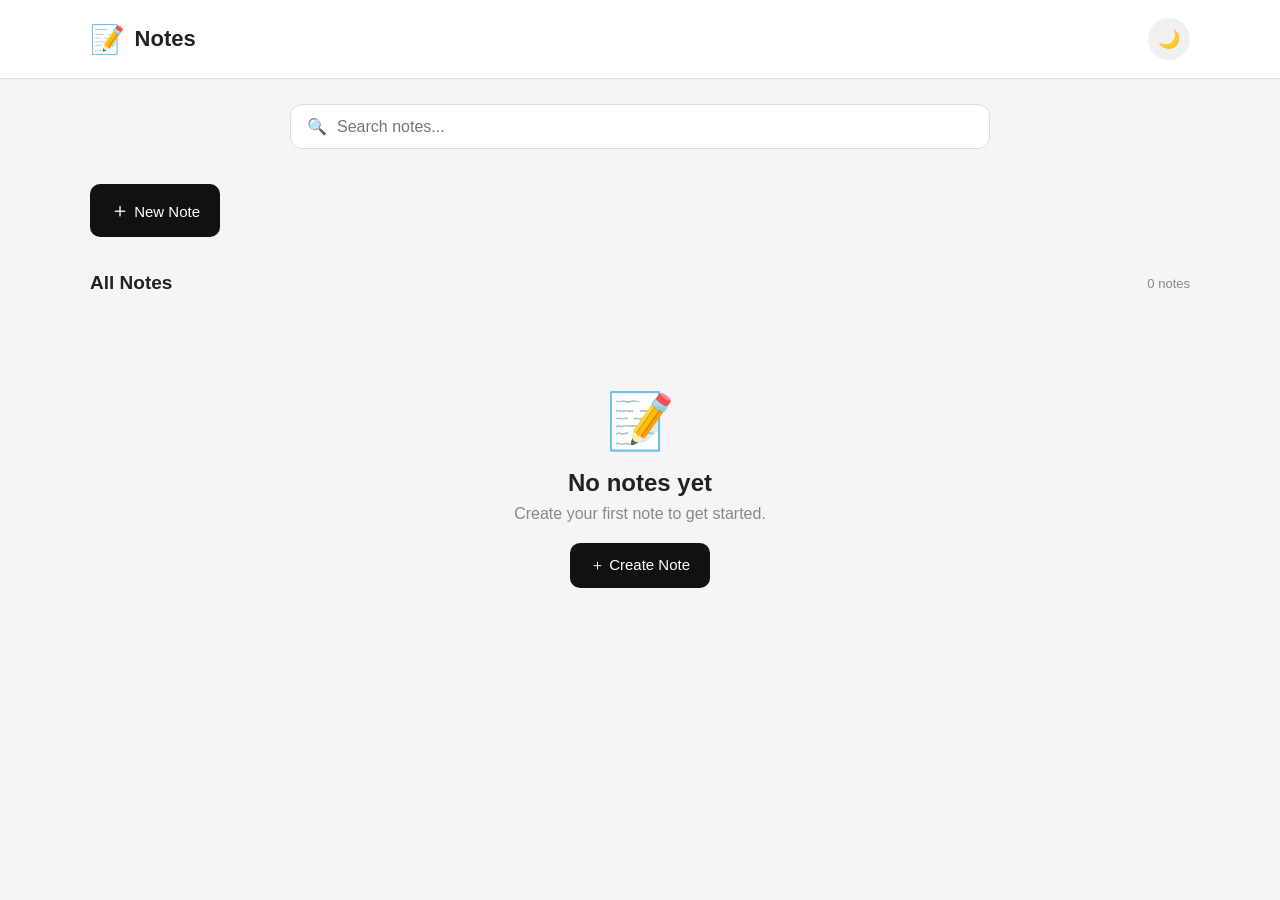
<file: index.html>
<!DOCTYPE html>
<html lang="en">
<head>
    <meta charset="UTF-8">
    <meta name="viewport" content="width=device-width, initial-scale=1.0">
    <title>Notes</title>
    <link rel="stylesheet" href="style.css">
</head>
<body>
    <!-- APP HEADER -->
    <header class="header">
        <div class="logo">
            <span>📝</span>
            <h1>Notes</h1>
        </div>
        <div class="header-actions">
            <button id="darkModeBtn" title="Dark mode">🌙</button>
        </div>
    </header>
    <!-- SEARCH -->
    <section class="search-section">
        <div class="search-box">
            <span>🔍</span>
            <input
                type="text"
                id="searchInput"
                placeholder="Search notes..."
            >
        </div>
    </section>
    <!-- MAIN CONTENT -->
    <main class="container">
        <!-- NEW NOTE BUTTON -->
        <button class="new-note-btn" id="newNoteBtn">
            <span>＋</span>
            New Note
        </button>
        <!-- NOTE EDITOR -->
        <section class="editor" id="editor">
            <div class="editor-header">
                <input
                    type="text"
                    id="noteTitle"
                    placeholder="Title"
                >
                <button id="closeEditorBtn">✕</button>
            </div>
            <textarea
                id="noteContent"
                placeholder="Start writing..."
            ></textarea>
            <div class="editor-footer">
                <span id="wordCount">0 words</span>
                <div>
                    <button
                        class="cancel-btn"
                        id="cancelBtn"
                    >
                        Cancel
                    </button>
                    <button
                        class="save-btn"
                        id="saveBtn"
                    >
                        Save
                    </button>
                </div>
            </div>
        </section>
        <!-- PINNED NOTES -->
        <section class="notes-section">
            <div class="section-title">
                <h2>Pinned</h2>
            </div>
            <div
                class="notes-grid"
                id="pinnedNotes"
            ></div>
        </section>
        <!-- ALL NOTES -->
        <section class="notes-section">
            <div class="section-title">
                <h2>All Notes</h2>
                <span id="noteCount">0 notes</span>
            </div>
            <div
                class="notes-grid"
                id="notesContainer"
            ></div>
        </section>
        <!-- EMPTY MESSAGE -->
        <div
            class="empty-state"
            id="emptyState"
        >
            <div class="empty-icon">📝</div>
            <h2>No notes yet</h2>
            <p>
                Create your first note to get started.
            </p>
            <button
                class="new-note-btn"
                id="emptyNewNoteBtn"
            >
                ＋ Create Note
            </button>
        </div>
    </main>
    <!-- JAVASCRIPT -->
    <script src="Script.js"></script>
</body>
</html>
</file>
<file: style.css>
*{
    margin: 0;
    padding: 0;
    box-sizing: border-box;
}
body {
    font-family: -apple-system, BlinkMacSystemFont, "Segoe UI", sans-serif;
    background: #f5f5f7;
    color: #222;
    min-height: 100vh;
}
/* HEADER */
.header {
    background: white;
    padding: 18px 7%;
    display: flex;
    align-items: center;
    justify-content: space-between;
    border-bottom: 1px solid #ddd;
}
.logo {
    display: flex;
    align-items: center;
    gap: 10px;
}
.logo span {
    font-size: 28px;
}
.logo h1 {
    font-size: 22px;
}
.header-actions button {
    border: none;
    background: #f0f0f0;
    width: 42px;
    height: 42px;
    border-radius: 50%;
    cursor: pointer;
    font-size: 18px;
}
/* SEARCH */
.search-section {
    padding: 25px 7% 10px;
}
.search-box {
    background: white;
    border: 1px solid #ddd;
    border-radius: 12px;
    padding: 12px 16px;
    display: flex;
    align-items: center;
    gap: 10px;
    max-width: 700px;
    margin: auto;
}
.search-box input {
    border: none;
    outline: none;
    width: 100%;
    font-size: 16px;
}
/* MAIN */
.container {
    width: 86%;
    max-width: 1100px;
    margin: auto;
    padding: 25px 0 60px;
}
/* NEW NOTE BUTTON */
.new-note-btn {
    background: #111;
    color: white;
    border: none;
    padding: 13px 20px;
    border-radius: 10px;
    font-size: 15px;
    cursor: pointer;
    transition: 0.2s;
}
.new-note-btn:hover {
    transform: translateY(-2px);
    opacity: 0.9;
}
.new-note-btn span {
    font-size: 20px;
}
/* EDITOR */
.editor {
    display: none;
    background: white;
    border-radius: 15px;
    margin-top: 20px;
    padding: 20px;
    box-shadow: 0 8px 25px rgba(0,0,0,0.08);
}
.editor.active {
    display: block;
}
.editor-header {
    display: flex;
    align-items: center;
    gap: 10px;
}
.editor-header input {
    flex: 1;
    border: none;
    outline: none;
    font-size: 25px;
    font-weight: bold;
}
.editor-header button {
    border: none;
    background: #eee;
    width: 35px;
    height: 35px;
    border-radius: 50%;
    cursor: pointer;
}
.editor textarea {
    width: 100%;
    min-height: 250px;
    border: none;
    outline: none;
    resize: vertical;
    margin-top: 20px;
    font-size: 16px;
    line-height: 1.6;
    font-family: inherit;
}
.editor-footer {
    border-top: 1px solid #eee;
    padding-top: 15px;
    display: flex;
    justify-content: space-between;
    align-items: center;
    color: #888;
    font-size: 13px;
}
.cancel-btn,
.save-btn {
    border: none;
    padding: 10px 18px;
    border-radius: 8px;
    cursor: pointer;
}
.cancel-btn {
    background: #eee;
    margin-right: 8px;
}
.save-btn {
    background: #111;
    color: white;
}
/* SECTION */
.notes-section {
    margin-top: 35px;
}
.section-title {
    display: flex;
    justify-content: space-between;
    align-items: center;
    margin-bottom: 15px;
}
.section-title h2 {
    font-size: 19px;
}
.section-title span {
    color: #888;
    font-size: 13px;
}
/* NOTES GRID */
.notes-grid {
    display: grid;
    grid-template-columns: repeat(auto-fill, minmax(230px, 1fr));
    gap: 18px;
}
/* NOTE */
.note {
    background: white;
    border-radius: 14px;
    padding: 18px;
    min-height: 180px;
    display: flex;
    flex-direction: column;
    box-shadow: 0 3px 12px rgba(0,0,0,0.05);
    transition: 0.2s;
}
.note:hover {
    transform: translateY(-3px);
    box-shadow: 0 8px 20px rgba(0,0,0,0.08);
}
.note h3 {
    font-size: 18px;
    margin-bottom: 10px;
    word-break: break-word;
}
.note p {
    color: #555;
    font-size: 14px;
    line-height: 1.5;
    white-space: pre-wrap;
    display: -webkit-box;
    -webkit-line-clamp: 5;
    -webkit-box-orient: vertical;
    overflow: hidden;
}
.note-bottom {
    margin-top: auto;
    padding-top: 15px;
    display: flex;
    justify-content: space-between;
    align-items: center;
}
.note-date {
    color: #999;
    font-size: 11px;
}
.note-actions {
    display: flex;
    gap: 5px;
}
.note-actions button {
    border: none;
    background: #f1f1f1;
    width: 30px;
    height: 30px;
    border-radius: 7px;
    cursor: pointer;
}
.note-actions button:hover {
    background: #ddd;
}
/* EMPTY STATE */
.empty-state {
    text-align: center;
    padding: 80px 20px;
    display: none;
}
.empty-state.show {
    display: block;
}
.empty-icon {
    font-size: 55px;
    margin-bottom: 15px;
}
.empty-state h2 {
    margin-bottom: 8px;
}
.empty-state p {
    color: #888;
    margin-bottom: 20px;
}
/* DARK MODE */
body.dark {
    background: #181818;
    color: #eee;
}
body.dark .header,
body.dark .search-box,
body.dark .editor,
body.dark .note {
    background: #242424;
    color: #eee;
}
body.dark .search-box input,
body.dark .editor-header input,
body.dark .editor textarea {
    background: transparent;
    color: white;
}
body.dark .note p {
    color: #ccc;
}
body.dark .note-actions button,
body.dark .header-actions button,
body.dark .editor-header button,
body.dark .cancel-btn {
    background: #333;
    color: white;
}
body.dark .editor-footer {
    border-color: #444;
}
/* MOBILE */
@media (max-width: 600px) {
    .header {
        padding: 15px 5%;
    }
    .container {
        width: 90%;
    }
    .search-section {
        padding-left: 5%;
        padding-right: 5%;
    }
    .notes-grid {
        grid-template-columns: 1fr;
    }
    .editor-header input {
        font-size: 21px;
    }
    .editor textarea {
        min-height: 300px;
    }
    .editor-footer {
        align-items: flex-start;
        gap: 15px;
        flex-direction: column;
    }
}
</file>
